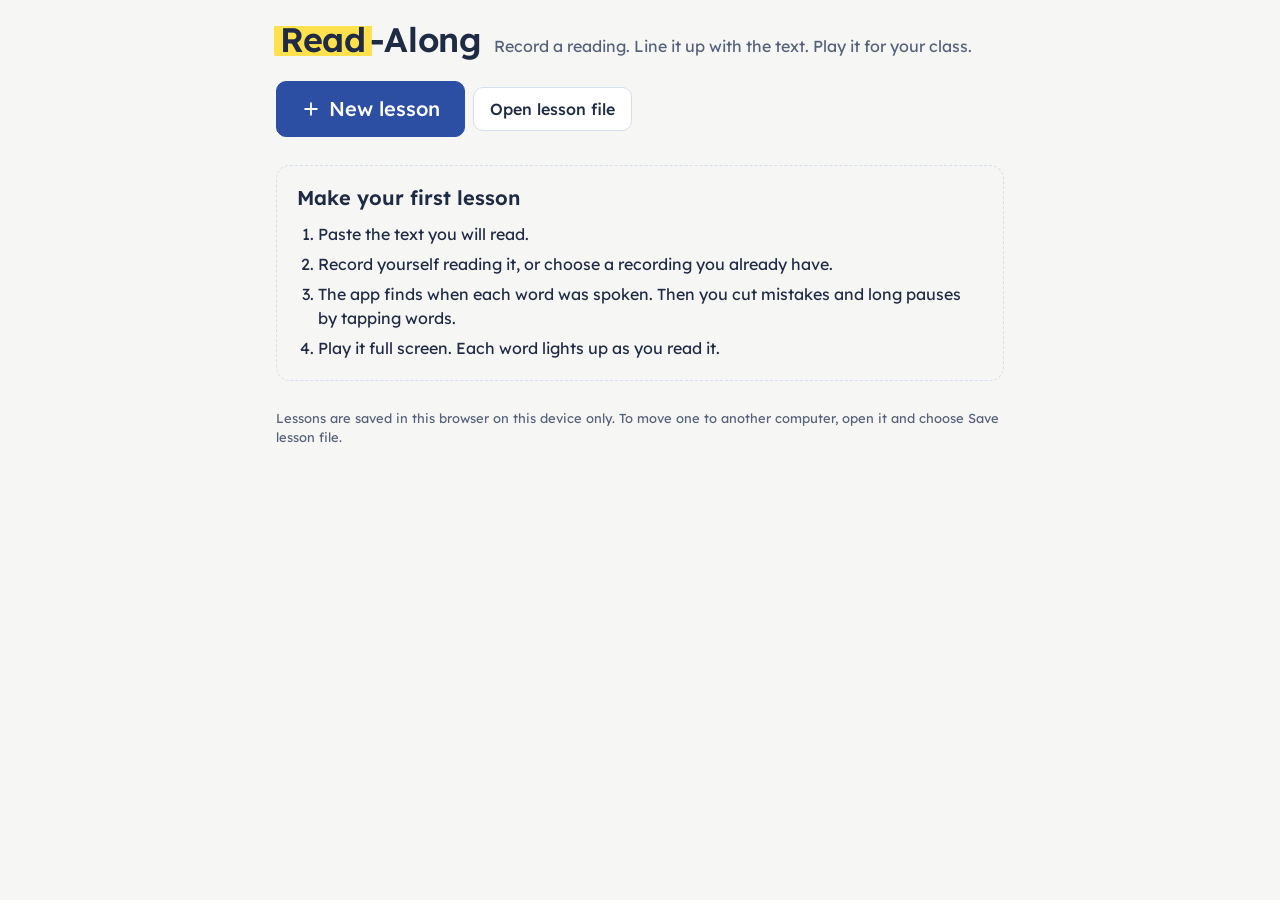
<file: index.html>
<!doctype html>
<html lang="en">
<head>
<meta charset="utf-8">
<meta name="viewport" content="width=device-width, initial-scale=1, viewport-fit=cover">
<title>Read-Along</title>
<meta name="description" content="Record a reading, line it up with the text, trim mistakes, and play it as a read-along lesson.">
<meta name="theme-color" content="#2c4fa3">
<link rel="manifest" href="manifest.webmanifest">
<link rel="icon" href="icons/icon.svg" type="image/svg+xml">
<link rel="apple-touch-icon" href="icons/icon-192.png">
<link rel="preconnect" href="https://fonts.googleapis.com">
<link rel="preconnect" href="https://fonts.gstatic.com" crossorigin>
<link rel="stylesheet" href="https://fonts.googleapis.com/css2?family=Lexend:wght@300;400;500;600&display=swap">
<link rel="stylesheet" href="css/app.css">
</head>
<body>
<main id="app" class="wrap" aria-live="polite"></main>
<div id="layer"></div>
<noscript><p class="wrap">Read-Along needs JavaScript turned on.</p></noscript>
<script type="module" src="js/app.js"></script>
</body>
</html>
</file>
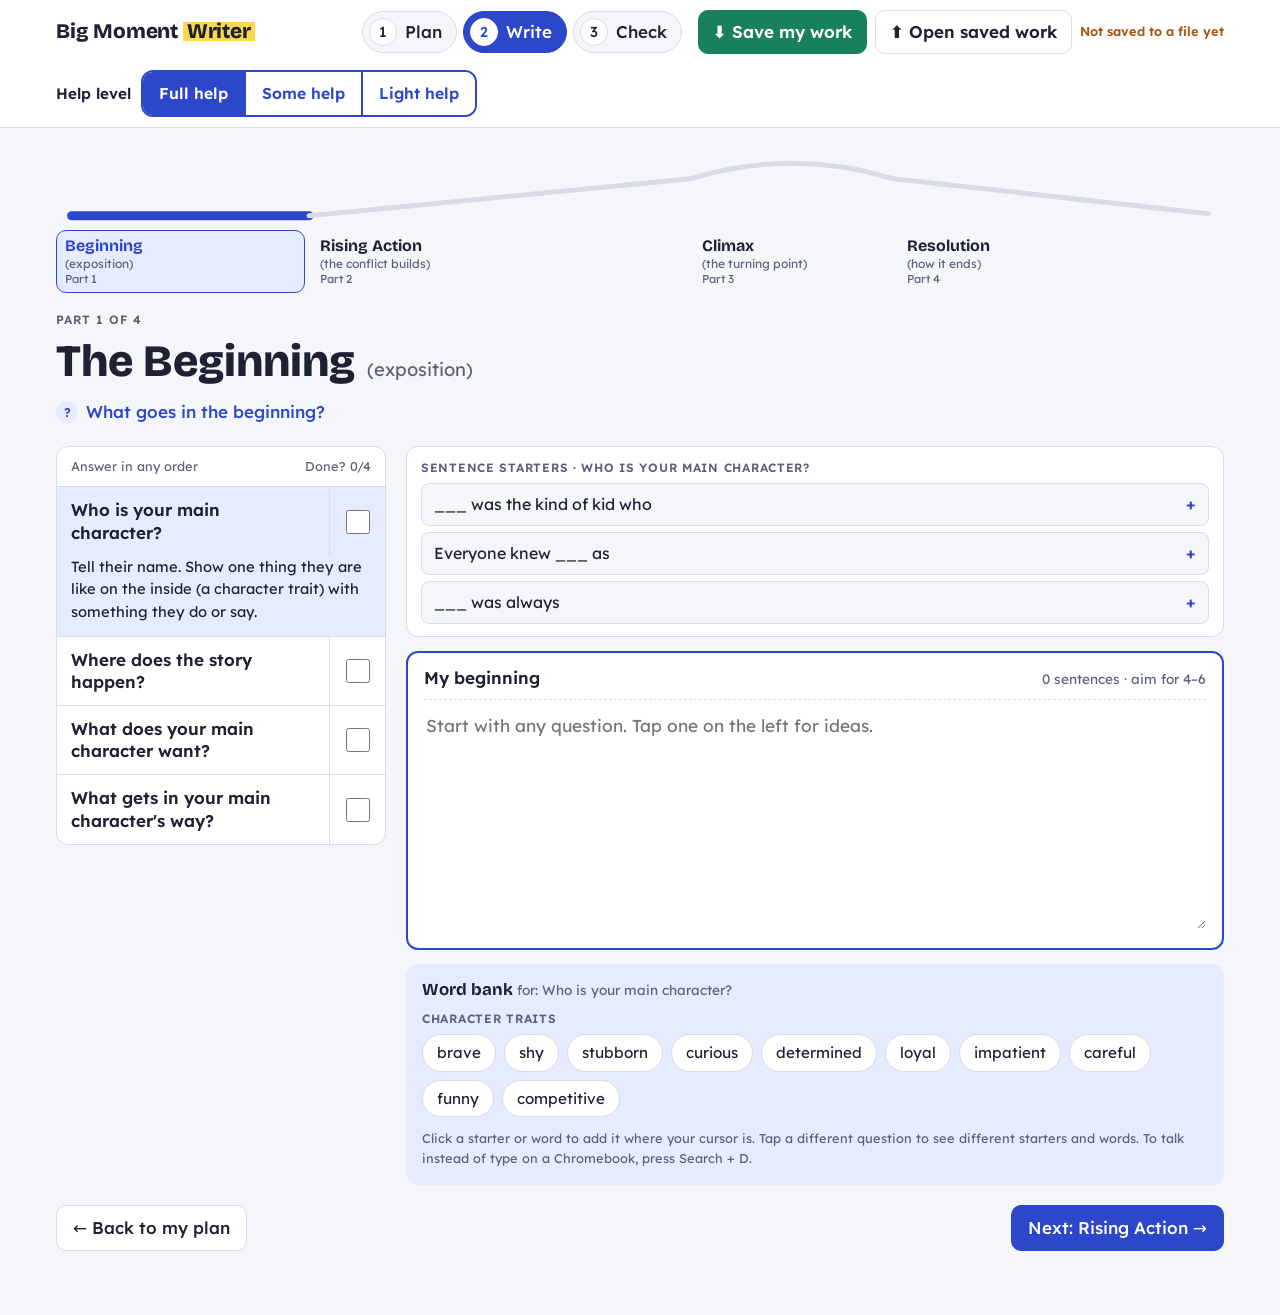
<file: narrative/index.html>
<!doctype html>
<html lang="en">
<head>
<meta charset="utf-8">
<meta name="viewport" content="width=device-width,initial-scale=1,viewport-fit=cover">
<style>:root{padding-top:env(safe-area-inset-top,0px);padding-bottom:env(safe-area-inset-bottom,0px)}body{margin:0;font-family:system-ui,sans-serif;font-size:14px}img{max-width:100%}[hidden]{display:none!important}</style>
<title>Big Moment Writer</title>
<meta name="claude:viewport-fit-sides" content="cover">
<link rel="preconnect" href="https://fonts.googleapis.com">
<link rel="stylesheet" href="https://fonts.googleapis.com/css2?family=Bricolage+Grotesque:opsz,wght@12..96,600;12..96,800&family=Lexend:wght@400;500;600&display=swap">
<style>
/* Layout: sticky Plan/Write/Check header. Write = one plot part per screen: plot-line map on top, guiding questions left, writing box + word bank right. Highlighter yellow marks the climax. */
:root{
  --paper:#F5F6FA; --surface:#FFFFFF; --ink:#1C2234; --muted:#596277; --line:#D8DCE6;
  --accent:#2C47C9; --accent-soft:#E6EBFF; --mark:#FFD84A; --on-mark:#1C2234;
  --good:#18805A; --good-soft:#E2F4EC; --nudge:#A9530C; --nudge-soft:#FCEEDD;
  --say:#DCE6FF; --say-line:#2C47C9; --think:#F1E2FB; --think-line:#8A3FB8; --sense:#DDF3E6; --sense-line:#18805A;
  --display:"Bricolage Grotesque", "Trebuchet MS", system-ui, sans-serif;
  --body:"Lexend", "Segoe UI", system-ui, sans-serif;
  --r:12px;
}
@media (prefers-color-scheme: dark){:root:not([data-theme="light"]){
  --paper:#131722; --surface:#1B2130; --ink:#E7EAF2; --muted:#A0A8BC; --line:#2F374A;
  --accent:#93A6FF; --accent-soft:#252E4D; --mark:#E9C53A; --on-mark:#1C2234;
  --good:#5ECB98; --good-soft:#18342A; --nudge:#F2A866; --nudge-soft:#3A2A1A; --say:#26315A; --say-line:#93A6FF; --think:#3A2748; --think-line:#D29BF2; --sense:#1D3A2C; --sense-line:#5ECB98; color-scheme:dark}}
:root[data-theme="dark"]{
  --paper:#131722; --surface:#1B2130; --ink:#E7EAF2; --muted:#A0A8BC; --line:#2F374A;
  --accent:#93A6FF; --accent-soft:#252E4D; --mark:#E9C53A; --on-mark:#1C2234;
  --good:#5ECB98; --good-soft:#18342A; --nudge:#F2A866; --nudge-soft:#3A2A1A; --say:#26315A; --say-line:#93A6FF; --think:#3A2748; --think-line:#D29BF2; --sense:#1D3A2C; --sense-line:#5ECB98; color-scheme:dark}

*{box-sizing:border-box}
body{background:var(--paper);color:var(--ink);font-family:var(--body);font-size:17px;line-height:1.55}
body::before{content:"";position:fixed;inset:0 0 auto;height:env(safe-area-inset-top,0px);z-index:10;background:var(--surface)}
.wrap{max-width:1200px;margin:0 auto;padding-left:max(16px,env(safe-area-inset-left,0px));padding-right:max(16px,env(safe-area-inset-right,0px))}
h1,h2,h3{font-family:var(--display);text-wrap:balance;margin:0;line-height:1.15}
button,select,input,textarea{font:inherit;color:inherit}
:focus-visible{outline:3px solid var(--accent);outline-offset:2px}
.mark{background:linear-gradient(transparent 12%,var(--mark) 12%,var(--mark) 88%,transparent 88%);color:var(--on-mark);padding:0 .2em;border-radius:3px}
.sr{position:absolute;left:-9999px}

/* header */
header{position:sticky;top:env(safe-area-inset-top,0px);z-index:5;background:var(--surface);border-bottom:1px solid var(--line)}
.bar{display:flex;align-items:center;gap:16px;flex-wrap:wrap;padding-block:10px}
.brand{font-family:var(--display);font-weight:800;font-size:1.3rem;letter-spacing:-.01em;margin-right:auto}
.steps{display:flex;gap:6px}
.step{display:flex;align-items:center;gap:8px;border:1px solid var(--line);background:var(--paper);border-radius:999px;padding:6px 14px 6px 6px;cursor:pointer;font-weight:500}
.step .n{width:28px;height:28px;border-radius:50%;display:grid;place-items:center;background:var(--surface);border:1px solid var(--line);font-size:.9rem;font-variant-numeric:tabular-nums}
.step[aria-current="true"]{background:var(--accent);border-color:var(--accent);color:var(--surface)}
.step[aria-current="true"] .n{background:var(--surface);color:var(--accent);border-color:var(--surface)}
.support{display:flex;align-items:center;gap:10px;flex-wrap:wrap}
.support-label{font-weight:600;font-size:.95rem}
.seg{display:flex;border:2px solid var(--accent);border-radius:12px;overflow:hidden}
.seg button{border:none;background:var(--surface);padding:9px 16px;font-weight:600;font-size:.98rem;cursor:pointer;color:var(--accent)}
.seg button + button{border-left:2px solid var(--accent)}
.seg button[aria-pressed="true"]{background:var(--accent);color:var(--surface)}
@media (max-width:560px){.seg button{padding:8px 10px;font-size:.88rem}}

main{padding-block:24px 64px}
.intro{display:flex;justify-content:space-between;align-items:flex-end;gap:16px;flex-wrap:wrap;margin-bottom:20px}
.intro h2{font-size:clamp(1.6rem,3vw,2.2rem);font-weight:800}
.intro p{margin:6px 0 0;color:var(--muted);max-width:60ch}
.btn{border:1px solid var(--line);background:var(--surface);border-radius:10px;padding:9px 16px;cursor:pointer;font-weight:500}
.btn:hover{border-color:var(--accent)}
.btn.primary{background:var(--accent);border-color:var(--accent);color:var(--surface)}
.btn.small{padding:5px 11px;font-size:.88rem}
.row{display:flex;gap:10px;flex-wrap:wrap;align-items:center}
.card{background:var(--surface);border:1px solid var(--line);border-radius:var(--r);padding:18px}
.eyebrow{font-size:.75rem;letter-spacing:.08em;text-transform:uppercase;color:var(--muted);font-weight:600;margin-bottom:6px}

/* plan */
.plan-grid{display:grid;grid-template-columns:repeat(auto-fit,minmax(300px,1fr));gap:16px}
.q label{display:block;font-weight:600;margin-bottom:2px}
.q .hint{font-size:.88rem;color:var(--muted);margin:0 0 8px}
.q input,.q textarea{width:100%;border:1px solid var(--line);background:var(--paper);border-radius:8px;padding:9px 11px}
.q textarea{min-height:76px;resize:vertical}
.q + .q{margin-top:14px}
.plan-grid h3{font-size:1.15rem;margin-bottom:12px;display:flex;gap:10px;align-items:baseline;flex-wrap:wrap}
.plan-grid h3 small{font-family:var(--body);font-weight:400;font-size:.8rem;color:var(--muted)}
.card.big{border:2px solid var(--mark)}
.pov{display:flex;gap:8px;flex-wrap:wrap}
.pov label{display:flex;gap:8px;align-items:center;border:1px solid var(--line);border-radius:8px;padding:8px 12px;cursor:pointer;font-weight:400;background:var(--paper)}
.pov input{width:auto}
.next{margin-top:20px;display:flex;justify-content:space-between;gap:10px;flex-wrap:wrap}

/* plot map */
.plot{margin-bottom:18px}
.plot svg{display:block;width:100%;height:72px}
.plot path{fill:none;stroke-width:5;stroke-linecap:round;stroke-linejoin:round;vector-effect:non-scaling-stroke;stroke:var(--line)}
.plot path.done{stroke:var(--good)}
.plot path.on{stroke:var(--accent);stroke-width:9}
.plot-labels{display:grid;grid-template-columns:130fr 196fr 104fr 170fr;gap:6px;margin-top:6px}
.pl{border:1px solid transparent;background:none;border-radius:10px;padding:6px 8px;text-align:left;cursor:pointer;display:flex;flex-direction:column;gap:1px;min-width:0}
.pl:hover{border-color:var(--line)}
.pl b{font-family:var(--display);font-size:1rem;line-height:1.15}
.pl span{font-size:.75rem;color:var(--muted);line-height:1.25}
.pl .st{font-size:.72rem;color:var(--muted)}
.pl .st.ok{color:var(--good)}
.pl[aria-current="true"]{background:var(--accent-soft);border-color:var(--accent)}
.pl[aria-current="true"] b{color:var(--accent)}

/* part screen */
.part-title{display:flex;align-items:baseline;gap:12px;flex-wrap:wrap}
.part-title h2{font-size:clamp(1.9rem,4vw,2.8rem);font-weight:800}
.part-title .paren{font-size:1.15rem;color:var(--muted)}
.draft{font-size:.75rem;background:var(--nudge-soft);color:var(--nudge);border-radius:999px;padding:2px 10px;font-weight:600}
.teach{margin:10px 0 20px;max-width:62ch}
.teach summary{cursor:pointer;color:var(--accent);font-weight:500;display:inline-flex;align-items:center;gap:8px;list-style:none}
.teach summary::-webkit-details-marker{display:none}
.teach summary::before{content:"?";width:22px;height:22px;border-radius:50%;display:grid;place-items:center;font-size:.8rem;font-weight:600;background:var(--accent-soft)}
.teach[open] summary{margin-bottom:8px}
.teach p{margin:0;background:var(--surface);border:1px solid var(--line);border-radius:10px;padding:12px 14px;font-size:1.02rem}
.teach strong{color:var(--accent);font-weight:600}
.part-grid{display:grid;grid-template-columns:minmax(0,330px) minmax(0,1fr);gap:20px;align-items:start}
.qs{background:var(--surface);border:1px solid var(--line);border-radius:var(--r);overflow:hidden}
.qs-head{display:flex;justify-content:space-between;gap:8px;padding:10px 14px;border-bottom:1px solid var(--line);font-size:.8rem;color:var(--muted)}
.qrow{display:grid;grid-template-columns:minmax(0,1fr) 56px;border-bottom:1px solid var(--line)}
.qrow:last-child{border-bottom:none}
.qrow.sel{background:var(--accent-soft)}
.qbtn{border:none;background:none;text-align:left;padding:12px 14px;cursor:pointer;font-weight:600;line-height:1.3;min-width:0}
.qbtn em{font-style:normal;font-weight:400;color:var(--muted)}
.qrow.done .qbtn{color:var(--muted);text-decoration:line-through;text-decoration-color:var(--good)}
.qcheck{display:grid;place-items:center;border-left:1px solid var(--line);cursor:pointer}
.qcheck input{width:24px;height:24px;accent-color:var(--good);cursor:pointer}
.qmore{grid-column:1 / -1;padding:0 14px 12px;display:flex;flex-direction:column;gap:6px}
.qtip{font-size:.92rem;margin:0}
.qplan{font-size:.82rem;background:var(--surface);border-radius:6px;padding:4px 8px;align-self:flex-start;color:var(--muted)}

.writer{display:flex;flex-direction:column;gap:14px;min-width:0}
.box{background:var(--surface);border:2px solid var(--accent);border-radius:var(--r);padding:12px 16px}
.box.climax{border-color:var(--mark)}
.box-head{display:flex;justify-content:space-between;gap:10px;flex-wrap:wrap;align-items:baseline}
.box-head .now{font-weight:600}
.count{font-size:.85rem;color:var(--muted);font-variant-numeric:tabular-nums}
.count.ok{color:var(--good)}
.box textarea{width:100%;min-height:230px;border:none;border-top:1px dashed var(--line);margin-top:8px;background:transparent;padding:10px 2px 4px;resize:vertical;line-height:1.8;font-size:1.08rem}
.box textarea:focus{outline:none}
.nudge{font-size:.88rem;background:var(--nudge-soft);color:var(--ink);border-radius:8px;padding:8px 12px;margin-top:6px}
.nudge b{color:var(--nudge)}

.bank{background:var(--accent-soft);border-radius:var(--r);padding:16px}
.bank h3{font-size:1.05rem;margin-bottom:10px}
.bank h3 span{font-family:var(--body);font-weight:400;font-size:.85rem;color:var(--muted)}
.bank-group + .bank-group{margin-top:12px}
.bank-label{font-size:.75rem;letter-spacing:.06em;text-transform:uppercase;color:var(--muted);font-weight:600;margin-bottom:6px}
.words{display:flex;flex-wrap:wrap;gap:8px}
.word{border:1px solid var(--line);background:var(--surface);border-radius:999px;padding:6px 14px;font-size:.95rem;cursor:pointer;text-align:left}
.word.starter{border-radius:8px;font-weight:500}
.word:hover{border-color:var(--accent);color:var(--accent)}
.tip{font-size:.8rem;color:var(--muted);margin:12px 0 0}

.starters{background:var(--surface);border:1px solid var(--line);border-radius:var(--r);padding:12px 14px}
.starter-list{display:flex;flex-direction:column;gap:6px}
.starter{display:flex;justify-content:space-between;align-items:center;gap:12px;width:100%;text-align:left;border:1px solid var(--line);background:var(--paper);border-radius:8px;padding:8px 12px;font-size:1rem;cursor:pointer}
.starter span{color:var(--accent);font-weight:600}
.starter:hover{border-color:var(--accent)}
.mentor{background:var(--surface);border:1px solid var(--line);border-radius:var(--r);padding:12px 14px}
.mentor summary{cursor:pointer;font-weight:600;color:var(--accent)}
.mentor-body{margin-top:10px}
.mentor-text{margin:0 0 10px;font-size:1.05rem;line-height:1.9}
.hl-s,.hl-t,.hl-d{border-radius:4px;padding:1px 3px;-webkit-box-decoration-break:clone;box-decoration-break:clone}
.hl-s{background:var(--say);border-bottom:2px solid var(--say-line)}
.hl-t{background:var(--think);border-bottom:2px dashed var(--think-line)}
.hl-d{background:var(--sense);border-bottom:2px dotted var(--sense-line)}
.legend{display:flex;gap:8px;flex-wrap:wrap;font-size:.82rem}
.legend span{padding:2px 8px}

.filebar{display:flex;gap:8px;align-items:center;flex-wrap:wrap}
.btn.file{padding:8px 14px;font-weight:600}
#saveFile{background:var(--good);border-color:var(--good);color:var(--surface)}
.savestate{font-size:.8rem;color:var(--muted)}
.savestate.dirty{color:var(--nudge);font-weight:600}
.overlay{position:fixed;inset:0;background:rgba(10,14,25,.55);display:grid;place-items:center;z-index:30;padding:max(16px,env(safe-area-inset-left,0px))}
.dialog{background:var(--surface);color:var(--ink);border-radius:var(--r);padding:22px;max-width:440px;width:100%;display:flex;flex-direction:column;gap:10px}
.dialog p{margin:0}
.dialog .warn{color:var(--nudge);font-size:.92rem}

/* check */
.check{display:grid;grid-template-columns:minmax(0,1fr) minmax(0,1.1fr);gap:20px;align-items:start}
.story{white-space:pre-wrap;font-size:1.02rem;line-height:1.8;max-height:70vh;overflow:auto;padding-right:6px}
.story .ph{color:var(--muted);font-style:italic}
.story .lbl{display:block;font-size:.75rem;letter-spacing:.08em;text-transform:uppercase;color:var(--muted);font-weight:600;margin-top:14px}
.story .lbl:first-child{margin-top:0}
.rubric{display:flex;flex-direction:column;gap:14px}
.crit h3{font-size:1.08rem}
.crit .std{font-size:.75rem;color:var(--muted);font-weight:500;letter-spacing:.04em}
.crit .ask{margin:4px 0 10px;color:var(--muted);font-size:.92rem}
.levels{display:grid;grid-template-columns:repeat(4,minmax(0,1fr));gap:6px}
.lvl{border:1px solid var(--line);background:var(--paper);border-radius:8px;padding:8px;text-align:left;cursor:pointer;font-size:.8rem;line-height:1.35;display:flex;flex-direction:column;gap:4px}
.lvl b{font-family:var(--display);font-size:1.1rem}
.lvl[aria-pressed="true"]{border:2px solid var(--accent);background:var(--accent-soft)}
.noticed{margin-top:10px;font-size:.85rem;color:var(--muted)}
.total{display:flex;align-items:baseline;gap:12px;flex-wrap:wrap}
.total b{font-family:var(--display);font-size:2rem;font-variant-numeric:tabular-nums}
.confirm{background:var(--nudge-soft);border-radius:10px;padding:10px 14px}
.toast{position:fixed;left:50%;bottom:calc(20px + env(safe-area-inset-bottom,0px));transform:translateX(-50%);background:var(--ink);color:var(--surface);padding:10px 18px;border-radius:999px;font-size:.92rem;z-index:20}

@media (max-width:900px){
  .part-grid,.check{grid-template-columns:minmax(0,1fr)}
  .story{max-height:none}
}
@media (max-width:560px){
  .step{padding-right:10px}.step .t{display:none}
  .levels{grid-template-columns:repeat(2,minmax(0,1fr))}
  .pl span{display:none}
  .pl b{font-size:.85rem}
}
@media (prefers-reduced-motion:reduce){*{transition:none!important}}
</style>
</head>
<body>
<header>
  <div class="wrap bar">
    <div class="brand">Big Moment <span class="mark">Writer</span></div>
    <nav class="steps" aria-label="Steps">
      <button class="step" data-go="plan"><span class="n">1</span><span class="t">Plan</span></button>
      <button class="step" data-go="write"><span class="n">2</span><span class="t">Write</span></button>
      <button class="step" data-go="check"><span class="n">3</span><span class="t">Check</span></button>
    </nav>
    <div class="filebar">
      <button class="btn file" id="saveFile"><span aria-hidden="true">⬇</span> Save my work</button>
      <button class="btn file" id="openFile"><span aria-hidden="true">⬆</span> Open saved work</button>
      <span class="savestate" id="saveState"></span>
    </div>
    <div class="support" role="group" aria-label="Help level">
      <span class="support-label">Help level</span>
      <div class="seg" id="support">
        <button data-sup="full">Full help</button>
        <button data-sup="some">Some help</button>
        <button data-sup="light">Light help</button>
      </div>
    </div>
  </div>
</header>

<main class="wrap">

<!-- PLAN -->
<section id="view-plan" hidden>
  <div class="intro">
    <div>
      <h2>Plan your story</h2>
      <p>Answer these in a few words. You don't need full sentences yet. The gray text shows an example.</p>
    </div>
    <div class="row"><button class="btn small" id="newStory">Start a new story</button></div>
  </div>
  <div id="confirmNew" class="confirm row" hidden>
    <span>This clears your plan and your writing. Are you sure?</span>
    <button class="btn small" id="newYes">Yes, clear it</button>
    <button class="btn small" id="newNo">Keep my story</button>
  </div>
  <div class="plan-grid" style="margin-top:12px">
    <div class="card">
      <h3>Main character</h3>
      <div class="q"><label for="p-name">Main character's name</label>
        <input id="p-name" data-plan="name" placeholder="Example: Maya"></div>
      <div class="q"><label for="p-trait">One character trait</label>
        <p class="hint">What are they like on the inside?</p>
        <input id="p-trait" data-plan="trait" placeholder="Example: stubborn"></div>
      <div class="q"><label for="p-want">What do they want?</label>
        <input id="p-want" data-plan="want" placeholder="Example: to make the school soccer team"></div>
      <div class="q"><label>Point of view <span style="font-weight:400;color:var(--muted)">(who tells the story)</span></label>
        <div class="pov">
          <label><input type="radio" name="pov" id="pov-1" value="first"> First person ("I")</label>
          <label><input type="radio" name="pov" id="pov-3" value="third"> Third person ("she / he / they")</label>
        </div></div>
    </div>
    <div class="card">
      <h3>Setting <small>(where and when)</small></h3>
      <div class="q"><label for="p-setting">Where does it happen?</label>
        <input id="p-setting" data-plan="setting" placeholder="Example: the muddy field behind the school"></div>
      <div class="q"><label for="p-when">When does it happen?</label>
        <input id="p-when" data-plan="when" placeholder="Example: a rainy Saturday in October"></div>
    </div>
    <div class="card">
      <h3>Conflict <small>(the main problem)</small></h3>
      <div class="q"><label for="p-problem">What gets in the way?</label>
        <textarea id="p-problem" data-plan="problem" placeholder="Example: Maya twists her ankle the week before tryouts"></textarea></div>
    </div>
    <div class="card big">
      <h3><span class="mark">Climax</span> <small>(the turning point)</small></h3>
      <div class="q"><label for="p-moment">What is the moment everything changes?</label>
        <p class="hint">You will write this part in slow motion. It will be your longest part.</p>
        <textarea id="p-moment" data-plan="moment" placeholder="Example: the last drill at tryouts, when Maya has to sprint on her sore ankle"></textarea></div>
    </div>
    <div class="card">
      <h3>Resolution <small>(how it ends)</small></h3>
      <div class="q"><label for="p-ending">How is the conflict solved (or not)?</label>
        <textarea id="p-ending" data-plan="ending" placeholder="Example: she doesn't make the team, but the coach asks her to be team manager"></textarea></div>
      <div class="q"><label for="p-change">How did the main character change?</label>
        <input id="p-change" data-plan="change" placeholder="Example: she learns being part of the team matters more than starting"></div>
    </div>
  </div>
  <div class="next" style="justify-content:flex-end"><button class="btn primary" data-go="write">Next: start writing</button></div>
</section>

<!-- WRITE -->
<section id="view-write" hidden>
  <div class="plot" id="plot"></div>
  <div id="partScreen"></div>
</section>

<!-- CHECK -->
<section id="view-check" hidden>
  <div class="intro">
    <div>
      <h2>Check your story</h2>
      <p>Read your story, then score yourself on each part. Be honest. A 3 means you did it. A 4 means you did it really well.</p>
    </div>
    <div class="row">
      <button class="btn small" id="copyStory">Copy my story</button>
      <button class="btn small primary" id="copyAll">Copy story + scores for my teacher</button>
    </div>
  </div>
  <div class="check">
    <div class="card"><div class="story" id="storyOut"></div></div>
    <div class="rubric">
      <div class="card total"><span class="eyebrow" style="margin:0">My total</span><b id="total">0 / 20</b><span id="totalNote" class="count"></span></div>
      <div id="rubric" class="rubric"></div>
    </div>
  </div>
</section>
</main>
<div class="toast" id="toast" hidden></div>
<input type="file" id="fileIn" accept=".txt,text/plain" hidden>
<div class="overlay" id="openAsk" hidden>
  <div class="dialog" role="dialog" aria-modal="true" aria-labelledby="openAskTitle">
    <h3 id="openAskTitle">Open this save?</h3>
    <p id="openAskText"></p>
    <p class="warn">This replaces what is on the screen now.</p>
    <div class="row"><button class="btn primary" id="openYes">Open it</button><button class="btn" id="openNo">Cancel</button></div>
  </div>
</div>

<script>
(function(){
const KEY="big-moment-writer-v1";
const blank={plan:{name:"",trait:"",want:"",pov:"",setting:"",when:"",problem:"",moment:"",ending:"",change:""},
  parts:{beginning:"",problem:"",moment:"",ending:""},checks:{},sel:{},scores:{},support:"full",active:"beginning"};
let S=JSON.parse(JSON.stringify(blank));
try{const raw=localStorage.getItem(KEY);if(raw){const d=JSON.parse(raw);S={...S,...d,plan:{...S.plan,...d.plan},parts:{...S.parts,...d.parts},checks:d.checks||{},sel:d.sel||{},scores:d.scores||{}}}}catch(e){}
let saveT;function save(){S.dirty=true;if(typeof paintSaveState==="function")paintSaveState();clearTimeout(saveT);saveT=setTimeout(()=>{try{localStorage.setItem(KEY,JSON.stringify(S))}catch(e){}},300)}

const $=s=>document.querySelector(s);
const esc=s=>String(s).replace(/[&<>"]/g,c=>({"&":"&amp;","<":"&lt;",">":"&gt;",'"':"&quot;"}[c]));
const nm=()=>S.plan.name.trim()||"your main character";
const qt=x=>typeof x.t==="function"?x.t():x.t;
const first=()=>S.plan.pov==="first";
const fill=s=>s.replace(/\{name\}/g,S.plan.name.trim()||"___");

/* ---------- text checks ---------- */
const SENSE_RX=/\b(saw|see|seen|looked|heard|hear|sound|smell\w*|tast\w*|felt|touch\w*|loud|quiet|cold|warm|hot|icy|bright|dark|rough|smooth|sweet|sour|sticky|wet|damp|muddy|crunch\w*|whisper\w*|roar\w*|echo\w*|glow\w*|flicker\w*|buzz\w*|pound\w*|sharp|soft)\b/gi;
const PLAIN_RX=/\b(good|bad|nice|fun|cool|stuff|things|very|really|a lot|went)\b/gi;
const TRANS_RX=/\b(later|next (?:morning|day|week)|meanwhile|suddenly|at first|after (?:a while|that|school)|just then|finally|the next|before|while|as soon as|that night|outside|across|in the end|from that day)\b/gi;
const sentences=t=>(t.trim().match(/[^.!?]+[.!?"”]*/g)||[]).filter(x=>x.trim().split(/\s+/).length>=2).length;
const words=t=>(t.trim().match(/\S+/g)||[]).length;
const count=(t,rx)=>(t.match(rx)||[]).length;
const dialogue=t=>count(t,/["“][^"”]{2,}["”]/g);
const thens=t=>count(t,/\bthen\b/gi);
const allText=()=>Object.values(S.parts).join("\n");

/* ---------- the four plot parts ---------- */
const pv=(i,he)=>first()?i:he;
const PARTS=[
 {id:"beginning",term:"The Beginning",short:"Beginning",paren:"exposition",ask:"What goes in the beginning?",target:[4,6],
  teach:()=>`The beginning, or <strong>exposition</strong>, introduces your main character and where the story happens. It ends when the problem, or <strong>conflict</strong>, shows up. That is where the <strong>rising action</strong> starts.`,
  qs:[
   {k:"who",t:()=>S.plan.name.trim()?`Who is ${S.plan.name.trim()}?`:"Who is your main character?",
    tip:()=>`Tell their name. Show one thing they are like on the inside (a character trait) with something they do or say.`,
    plan:()=>[S.plan.name,S.plan.trait].filter(Boolean).join(" · "),
    starters:()=>pv(["My name is {name}.","I am the kind of kid who","People say I am"],["{name} was the kind of kid who","Everyone knew {name} as","{name} was always"]),
    words:["brave","shy","stubborn","curious","determined","loyal","impatient","careful","funny","competitive"],wl:"Character traits"},
   {k:"where",t:"Where does the story happen?",
    tip:()=>`Also tell when it happens. Add one thing you can see, hear, or smell there.`,
    plan:()=>[S.plan.setting,S.plan.when].filter(Boolean).join(" · "),
    starters:()=>["The story takes place at","It was the day of","The air smelled like"],
    words:["rainy","crowded","quiet","muddy","freezing","dusty","echoing","bright","cramped","empty"],wl:"Setting words"},
   {k:"want",t:()=>`What does ${nm()} want?`,
    tip:()=>`Show what they want more than anything. This is what the problem will get in the way of.`,
    plan:()=>S.plan.want,
    starters:()=>pv(["More than anything, I wanted","My biggest goal was to","I had been waiting all year to"],["More than anything, {name} wanted","{name}'s biggest goal was to","{name} had been waiting all year to"]),
    words:["finally","someday","this year","for once","more than anything"],wl:"Helpful words"},
   {k:"conflict",t:()=>`What gets in ${nm()}'s way?`,
    tip:()=>`This is the conflict (the main problem). It usually comes at the end of the beginning. When it shows up, the rising action starts.`,
    plan:()=>S.plan.problem,
    starters:()=>["But one day,","Everything changed when","There was just one problem:"],
    words:["suddenly","unfortunately","without warning","out of nowhere"],wl:"Surprise words"}
  ]},
 {id:"problem",term:"Rising Action",ask:"What goes in the rising action?",paren:"the conflict builds",target:[4,8],draft:true,
  teach:()=>`The <strong>rising action</strong> is where the conflict builds. The main character tries to solve the problem, but things get harder. Each event raises the <strong>tension</strong> (how worried the reader feels). The rising action leads up to the <strong>climax</strong>.`,
  qs:[
   {k:"try",t:()=>`What does ${nm()} try first?`,tip:()=>`Show them doing something about the conflict.`,plan:()=>S.plan.problem,
    starters:()=>pv(["At first, I tried to","The first thing I did was","I decided to"],["At first, {name} tried to","The first thing {name} did was","{name} decided to"]),words:["tried","planned","decided","practiced","asked"],wl:"Action words"},
   {k:"harder",t:"What makes it harder?",tip:()=>`Add something new that gets in the way. The tension should go up.`,plan:()=>"",
    starters:()=>pv(["To make things worse,","Just when I thought it was going well,","No matter how hard I tried,"],["To make things worse,","Just when {name} thought it was going well,","No matter how hard {name} tried,"]),words:["worse","harder","again","still"],wl:"Build-up words"},
   {k:"feel",t:()=>`How does ${nm()} feel?`,tip:()=>`Show feelings with the body: hands, face, stomach, heartbeat.`,plan:()=>"",
    starters:()=>pv(["My hands started to shake when","My stomach dropped because","I had never felt so"],["{name}'s hands started to shake when","{name}'s stomach dropped because","{name} had never felt so"]),words:["nervous","frustrated","worried","embarrassed","angry"],wl:"Feeling words"},
   {k:"time",t:"How does time move forward?",tip:()=>`Use a transition (a time or place word) to jump ahead, instead of "then."`,plan:()=>"",
    starters:()=>["Later that day,","The next morning,","A week later,"],words:["later","meanwhile","the next day","by Friday"],wl:"Time words"}
  ]},
 {id:"moment",term:"Climax",ask:"What goes in the climax?",paren:"the turning point",target:[8,14],draft:true,climax:true,
  teach:()=>`The <strong>climax</strong> is the turning point, the moment of highest <strong>tension</strong>. The main character faces the conflict head-on.`,
  mentor:{title:"See an example climax",
    text:[["The whistle blew, and I took off. ",""],["My ankle throbbed with every step, and the wet grass squished under my cleats. ","d"],["Don't stop now, I told myself. Just three more cones. ","t"],["\"You got this, Maya!\" ","s"],["Coach Rivera yelled from the sideline. I gritted my teeth and pushed past the last cone. ",""],["Right at the finish line, my ankle gave out, and the whole field went quiet.","d"]]},
  qs:[
   {k:"slow",t:"What happens, second by second?",tip:()=>`Break the moment into tiny steps. Zoom in like a camera.`,plan:()=>S.plan.moment,
    starters:()=>pv(["Time seemed to slow down.","For a second, nobody moved.","I took a deep breath and"],["Time seemed to slow down.","For a second, nobody moved.","{name} took a deep breath and"]),words:["slowly","inch by inch","for a second","all at once"],wl:"Slow-motion words"},
   {k:"say",t:"What does someone say?",tip:()=>`Write the exact words inside quotation marks. Then tell who said it.`,plan:()=>"",
    starters:()=>pv(['I shouted, "','Someone whispered, "','My friend called out, "'],['{name} shouted, "','Someone whispered, "','A voice called out, "']),words:["whispered","shouted","muttered","begged","snapped","called out"],wl:"Talk words"},
   {k:"think",t:()=>`What is ${nm()} thinking?`,tip:()=>`Show what they think but don't say out loud.`,plan:()=>"",
    starters:()=>pv(["I thought,","All I could think about was","I wondered if"],["{name} thought,","All {name} could think about was","{name} wondered if"]),words:["wondered","hoped","realized","remembered"],wl:"Thinking words"},
   {k:"sense",t:()=>`What can ${nm()} see, hear, or feel?`,tip:()=>`Add details from the five senses so the reader feels like they are there.`,plan:()=>"",
    starters:()=>pv(["The only sound was","It smelled like","I could feel"],["The only sound was","It smelled like","{name} could feel"]),words:["crunched","echoed","roared","icy","sticky","pounding","flickered","sharp"],wl:"Sense words"}
  ]},
 {id:"ending",term:"Resolution",ask:"What goes in the resolution?",paren:"how it ends",target:[3,6],draft:true,
  teach:()=>`The <strong>resolution</strong> is the end of your story. It shows how the <strong>conflict</strong> is solved (or not solved), and how the main character changed or what they learned.`,
  qs:[
   {k:"solved",t:"How is the conflict solved?",tip:()=>`Tell what happens after the climax.`,plan:()=>S.plan.ending,
    starters:()=>pv(["In the end,","After that day,","It wasn't what I expected, but"],["In the end,","After that day,","It wasn't what {name} expected, but"]),words:["finally","at last","in the end"],wl:"Ending words"},
   {k:"change",t:()=>`How did ${nm()} change?`,tip:()=>`Show how they are different now than at the beginning.`,plan:()=>S.plan.change,
    starters:()=>pv(["I realized that","From that day on, I","Now I know"],["{name} realized that","From that day on, {name}","Now {name} knew"]),words:["realized","learned","understood","changed"],wl:"Change words"},
   {k:"last",t:"What is your last sentence?",tip:()=>`End with a thought, a line of dialogue, or a picture. Skip "The End."`,plan:()=>"",
    starters:()=>["Looking back,","Now, whenever","Maybe next time,"],words:["smiled","looked back","whenever"],wl:"Closing words"}
  ]}
];
const P=Object.fromEntries(PARTS.map(p=>[p.id,p]));

function nudges(id){
  const t=S.parts[id],n=sentences(t),f=[];
  if(thens(t)>=3) f.push(`You used "then" ${thens(t)} times. Try a time word instead.`);
  if(id==="beginning"&&n>=2&&!first()&&S.plan.name.trim()&&!t.toLowerCase().includes(S.plan.name.trim().toLowerCase())) f.push(`Name ${S.plan.name.trim()} so the reader meets your main character.`);
  if(id==="moment"&&n>=3&&dialogue(t)===0) f.push(`Your climax has no dialogue yet. Add one line in quotation marks.`);
  if(id==="moment"&&n>0&&words(t)<words(S.parts.beginning)) f.push(`Your climax is shorter than your beginning. Slow it down to stretch it out.`);
  if(id==="ending"&&/\b(the end|a dream|woke up)\b/i.test(t)) f.push(`Try an ending that shows what ${nm()} learned instead of "the end" or a dream.`);
  const plain=(t.match(PLAIN_RX)||[]);if(plain.length>=3) f.push(`Try a stronger word than "${plain[0].toLowerCase()}." What exactly do you mean?`);
  return f;
}

/* ---------- plan ---------- */
function fillPlan(){document.querySelectorAll("[data-plan]").forEach(el=>el.value=S.plan[el.dataset.plan]||"");document.querySelectorAll('input[name="pov"]').forEach(r=>r.checked=S.plan.pov===r.value)}
document.querySelectorAll("[data-plan]").forEach(el=>{el.value=S.plan[el.dataset.plan]||"";el.addEventListener("input",()=>{S.plan[el.dataset.plan]=el.value;save()})});
document.querySelectorAll('input[name="pov"]').forEach(r=>{r.checked=S.plan.pov===r.value;r.addEventListener("change",()=>{S.plan.pov=r.value;save()})});
$("#newStory").onclick=()=>{$("#confirmNew").hidden=false};
$("#newNo").onclick=()=>{$("#confirmNew").hidden=true};
$("#newYes").onclick=()=>{const sup=S.support;S=JSON.parse(JSON.stringify(blank));S.support=sup;save();
  document.querySelectorAll("[data-plan]").forEach(el=>el.value="");document.querySelectorAll('input[name="pov"]').forEach(r=>r.checked=false);
  $("#confirmNew").hidden=true;toast("Cleared. Ready for a new story.")};

/* ---------- plot map ---------- */
const SEG={beginning:"M8,62 L130,62",problem:"M130,62 L326,26",moment:"M326,26 Q378,-4 430,26",ending:"M430,26 L592,60"};
function renderPlot(){
  const svg=`<svg viewBox="0 0 600 70" preserveAspectRatio="none" aria-hidden="true">${PARTS.map(p=>{
    const cls=p.id===S.active?"on":(sentences(S.parts[p.id])>=p.target[0]?"done":"");return `<path d="${SEG[p.id]}" class="${cls}"/>`}).join("")}</svg>`;
  const labels=PARTS.map((p,i)=>{const n=sentences(S.parts[p.id]),ok=n>=p.target[0];
    return `<button class="pl" data-part="${p.id}" aria-current="${p.id===S.active}"><b>${p.short||p.term}</b><span>(${p.paren})</span><span class="st ${ok?"ok":""}">${n?`${ok?"✓ ":""}${n} sentence${n===1?"":"s"}`:`Part ${i+1}`}</span></button>`}).join("");
  $("#plot").innerHTML=svg+`<div class="plot-labels">${labels}</div>`;
  document.querySelectorAll(".pl").forEach(b=>b.onclick=()=>goPart(b.dataset.part));
}

/* ---------- part screen ---------- */
function goPart(id){S.active=id;save();renderWriteView();window.scrollTo(0,0)}
function curQ(p){const sel=S.sel[p.id];return p.qs.find(q=>q.k===sel)||p.qs[0]}

function renderWriteView(){
  renderPlot();
  const p=P[S.active]||PARTS[0],i=PARTS.indexOf(p),sup=S.support,q=curQ(p),ch=S.checks[p.id]||{};
  const prev=PARTS[i-1],next=PARTS[i+1];
  const qsHTML=p.qs.map((x,j)=>{const done=!!ch[x.k],on=x.k===q.k,pl=sup==="full"?x.plan():"";
    const more=on&&sup!=="light"?`<div class="qmore"><p class="qtip">${esc(x.tip())}</p>${pl?`<span class="qplan">Your plan: ${esc(pl)}</span>`:""}</div>`:"";
    return `<div class="qrow ${on?"sel":""} ${done?"done":""}">
      <button class="qbtn" data-q="${x.k}" aria-expanded="${on}">${esc(qt(x))}${x.p?` <em>(${esc(x.p)})</em>`:""}</button>
      <label class="qcheck"><input type="checkbox" data-done="${x.k}" ${done?"checked":""}><span class="sr">I wrote this: ${esc(qt(x))}</span></label>
      ${more}
    </div>`}).join("");
  const doneN=p.qs.filter(x=>ch[x.k]).length;
  const starters=q.starters();
  const startHTML=sup!=="full"?"":`<div class="starters">
      <div class="bank-label">Sentence starters · ${esc(qt(q))}</div>
      <div class="starter-list">${starters.map(s=>`<button class="starter" data-w="${esc(fill(s))}">${esc(fill(s))}<span aria-hidden="true">+</span></button>`).join("")}</div>
    </div>`;
  const bankHTML=sup==="light"?"":`<div class="bank" id="bank">
      <h3>Word bank <span>for: ${esc(qt(q))}</span></h3>
      <div class="bank-group"><div class="bank-label">${esc(q.wl)}</div><div class="words">${q.words.map(w=>`<button class="word" data-w="${esc(w)}">${esc(w)}</button>`).join("")}</div></div>
      <p class="tip">Click a starter or word to add it where your cursor is. Tap a different question to see different starters and words. To talk instead of type on a Chromebook, press Search + D.</p>
    </div>`;
  const mentorHTML=!p.mentor?"":`<details class="mentor" ${sup!=="light"?"open":""}><summary>${esc(p.mentor.title)}</summary>
      <div class="mentor-body"><p class="mentor-text">${p.mentor.text.map(([x,c])=>c?`<span class="hl-${c}">${esc(x.trim())}</span> `:esc(x)).join("")}</p>
      <div class="legend"><span class="hl-s">Dialogue</span><span class="hl-t">Thoughts</span><span class="hl-d">Sensory details</span></div></div></details>`;
  $("#partScreen").innerHTML=`
    <div class="eyebrow">Part ${i+1} of 4</div>
    <div class="part-title"><h2>${p.climax?`<span class="mark">${p.term}</span>`:p.term}</h2><span class="paren">(${p.paren})</span>${p.draft?'<span class="draft">Draft screen</span>':""}</div>
    <details class="teach" id="teach"><summary>${esc(p.ask)}</summary><p>${p.teach()}</p></details>
    <div class="part-grid">
      <div class="qs">
        <div class="qs-head"><span>Answer in any order</span><span>Done? ${doneN}/${p.qs.length}</span></div>
        ${qsHTML}
      </div>
      <div class="writer">
        ${mentorHTML}
        ${startHTML}
        <div class="box ${p.climax?"climax":""}">
          <div class="box-head"><label class="now" for="ta">My ${(p.short||p.term).toLowerCase()}</label><span class="count" id="cnt"></span></div>
          <textarea id="ta" spellcheck="true" placeholder="Start with any question. Tap one on the left for ideas."></textarea>
          <div id="nudge"></div>
        </div>
        ${bankHTML}
      </div>
    </div>
    <div class="next">
      ${prev?`<button class="btn" id="prevBtn">← Back: ${prev.short||prev.term}</button>`:`<button class="btn" data-go2="plan">← Back to my plan</button>`}
      ${next?`<button class="btn primary" id="nextBtn">Next: ${next.term} →</button>`:`<button class="btn primary" data-go2="check">Next: check my story →</button>`}
    </div>`;
  const ta=$("#ta");ta.value=S.parts[p.id];
  ta.addEventListener("input",()=>{S.parts[p.id]=ta.value;save();renderLive()});
  document.querySelectorAll(".qbtn").forEach(b=>b.onclick=()=>{S.sel[p.id]=b.dataset.q;save();renderWriteView();$("#ta").focus({preventScroll:true})});
  document.querySelectorAll("[data-done]").forEach(cb=>cb.addEventListener("change",()=>{
    S.checks[p.id]=S.checks[p.id]||{};S.checks[p.id][cb.dataset.done]=cb.checked;
    save();renderWriteView();
  }));
  document.querySelectorAll("[data-w]").forEach(b=>{b.addEventListener("mousedown",e=>e.preventDefault());b.onclick=()=>insertWord(b.dataset.w)});
  const pb=$("#prevBtn");if(pb)pb.onclick=()=>goPart(prev.id);
  const nb=$("#nextBtn");if(nb)nb.onclick=()=>goPart(next.id);
  document.querySelectorAll("[data-go2]").forEach(b=>b.onclick=()=>{location.hash=b.dataset.go2;window.scrollTo(0,0)});
  renderLive();
}
function renderLive(){
  const p=P[S.active],n=sentences(S.parts[p.id]),c=$("#cnt");if(!c)return;
  c.textContent=S.support==="light"?`${n} sentence${n===1?"":"s"}`:`${n} sentence${n===1?"":"s"} · aim for ${p.target[0]}–${p.target[1]}`;
  c.classList.toggle("ok",n>=p.target[0]);
  const f=S.support==="full"?nudges(p.id):[];
  $("#nudge").innerHTML=f.length?`<div class="nudge"><b>I noticed:</b> ${esc(f[0])}</div>`:"";
  renderPlot();
}
function insertWord(w){
  const ta=$("#ta");if(!ta)return;
  const s=ta.selectionStart??ta.value.length,e=ta.selectionEnd??s,v=ta.value,before=v.slice(0,s);
  const pre=before&&!/\s$/.test(before)&&!/^[,."]/.test(w)?" ":"";
  const ins=pre+w+(/["]$/.test(w)?"":" ");
  ta.value=before+ins+v.slice(e);ta.focus();ta.selectionStart=ta.selectionEnd=s+ins.length;
  S.parts[S.active]=ta.value;save();renderLive();
}

/* ---------- check ---------- */
const RUBRIC=[
 {id:"a",std:"W.7.3a",title:"Beginning (exposition)",ask:"Does the reader meet the main character, the setting, and the conflict? Does the point of view stay the same?",
  lv:["The reader doesn't know who or where.","Some of the characters, setting, or conflict is there. The reader might be confused.","The beginning shows the main character, setting, and conflict. The point of view stays the same.","The beginning grabs the reader and clearly sets up the main character, setting, and conflict."],
  noticed:()=>`Beginning: ${sentences(S.parts.beginning)} sentences. Questions checked off: ${Object.values(S.checks.beginning||{}).filter(Boolean).length} of 4.`},
 {id:"b",std:"W.7.3a, c",title:"Sequence and transitions",ask:"Do events go in an order that makes sense? Do you use transitions, not just \"then\"?",
  lv:["The events are hard to follow.","Mostly in order, but lots of \"then\" or jumping around.","Events are in order, with some transitions besides \"then.\"","Events flow clearly, and transitions show every jump in time or place."],
  noticed:()=>`Transitions found: ${count(allText(),TRANS_RX)}. "Then" used: ${thens(allText())} times.`},
 {id:"c",std:"W.7.3b",title:"Narrative techniques",ask:"Did you use dialogue, description, and thoughts? Is the climax in slow motion?",
  lv:["It's a list of what happened.","Mostly telling what happened. Little dialogue or description.","Dialogue and description in some places, including the climax.","The climax is in slow motion with dialogue, actions, and thoughts. The reader can picture it."],
  noticed:()=>{const w=PARTS.map(p=>words(S.parts[p.id]));return `Lines of dialogue: ${dialogue(allText())}. The climax is ${w[2]>Math.max(w[0],w[1],w[3])?"the longest part":"not the longest part yet"} (${w[2]} words).`}},
 {id:"d",std:"W.7.3d",title:"Precise words and sensory details",ask:"Did you pick exact words? Can the reader see, hear, smell, or feel the story?",
  lv:["Words are vague. Hard to picture.","Mostly plain words like good, bad, nice, went.","Some exact words and a few sensory details.","Exact words and sensory details all through, so the reader feels like they're there."],
  noticed:()=>`Sense words found: ${count(allText(),SENSE_RX)}. Plain words (good, nice, very, went...): ${count(allText(),PLAIN_RX)}.`},
 {id:"e",std:"W.7.3e",title:"Resolution",ask:"Does the resolution solve the conflict and show what it meant?",
  lv:["There's no real ending.","The story just stops, or ends with \"the end\" or a dream.","The resolution solves the conflict and hints at what it meant.","The resolution solves the conflict and shows how the main character changed or what they learned."],
  noticed:()=>{const e=S.parts.ending;return `Resolution: ${sentences(e)} sentences.${/\b(the end|a dream|woke up)\b/i.test(e)?' Uses "the end" or a dream.':""}${S.plan.change?' Your plan said: "'+S.plan.change+'". Is that in your resolution?':""}`}}
];
function renderCheck(){
  const any=PARTS.some(p=>S.parts[p.id].trim());
  $("#storyOut").innerHTML=any?PARTS.map(p=>`<span class="lbl">${p.term}</span>${S.parts[p.id].trim()?esc(S.parts[p.id].trim()):'<span class="ph">(not written yet)</span>'}`).join("\n")
    :'<span class="ph">Your story will show up here after you write it.</span>';
  $("#rubric").innerHTML=RUBRIC.map(r=>`
    <div class="card crit"><div class="std">${r.std}</div><h3>${r.title}</h3><p class="ask">${esc(r.ask)}</p>
      <div class="levels">${r.lv.map((d,i)=>`<button class="lvl" aria-pressed="${S.scores[r.id]===i+1}" data-r="${r.id}" data-l="${i+1}"><b>${i+1}</b>${esc(d)}</button>`).join("")}</div>
      <div class="noticed"><strong>What the app noticed:</strong> ${esc(r.noticed())}</div></div>`).join("");
  document.querySelectorAll(".lvl").forEach(b=>b.onclick=()=>{S.scores[b.dataset.r]=+b.dataset.l;save();renderCheck()});
  const sc=RUBRIC.map(r=>S.scores[r.id]||0),tot=sc.reduce((a,b)=>a+b,0),done=sc.filter(Boolean).length;
  $("#total").textContent=`${tot} / 20`;
  $("#totalNote").textContent=done<5?`${5-done} part${5-done===1?"":"s"} left to score`:(sc.every(x=>x>=3)?"Every part at 3 or higher.":"Pick one part under 3 and go back to fix it.");
}
function storyText(){return PARTS.map(p=>S.parts[p.id].trim()).filter(Boolean).join("\n\n")}
function copy(text,msg){if(navigator.clipboard&&navigator.clipboard.writeText){navigator.clipboard.writeText(text).then(()=>toast(msg),()=>fallback(text))}else fallback(text)}
function fallback(text){const ta=document.createElement("textarea");ta.value=text;document.body.appendChild(ta);ta.select();try{document.execCommand("copy");toast("Copied")}catch(e){toast("Select the story and press Ctrl + C")}ta.remove()}
$("#copyStory").onclick=()=>copy(storyText(),"Story copied");
$("#copyAll").onclick=()=>{
  const lines=RUBRIC.map(r=>`${r.std} ${r.title}: ${S.scores[r.id]||"-"} / 4`);
  const t=(S.plan.name?`Story about ${S.plan.name}\n\n`:"")+storyText()+"\n\n--- My self-check ---\n"+lines.join("\n")+`\nTotal: ${RUBRIC.reduce((a,r)=>a+(S.scores[r.id]||0),0)} / 20\nHelp level used: ${SUPNAME[S.support]}`;
  copy(t,"Story and scores copied. Paste them where your teacher asked.");
};

/* ---------- nav ---------- */
const SUPNAME={full:"Full help",some:"Some help",light:"Light help"};
function paintSupport(){document.querySelectorAll("[data-sup]").forEach(b=>b.setAttribute("aria-pressed",b.dataset.sup===S.support))}
document.querySelectorAll("[data-sup]").forEach(b=>b.onclick=()=>{S.support=b.dataset.sup;save();paintSupport();if(!$("#view-write").hidden)renderWriteView()});
if(!SUPNAME[S.support])S.support="full";
paintSupport();
let tt;function toast(m){const t=$("#toast");t.textContent=m;t.hidden=false;clearTimeout(tt);tt=setTimeout(()=>t.hidden=true,2600)}
/* ---------- save to a file / open a file ---------- */
const MONTHS=["Jan","Feb","Mar","Apr","May","Jun","Jul","Aug","Sep","Oct","Nov","Dec"];
const niceTime=d=>d.toLocaleString(undefined,{weekday:"long",month:"long",day:"numeric",hour:"numeric",minute:"2-digit"});
function paintSaveState(){
  const el=$("#saveState");if(!el)return;
  if(!S.fileSavedAt){el.textContent="Not saved to a file yet";el.className="savestate dirty";return}
  const t=new Date(S.fileSavedAt).toLocaleTimeString(undefined,{hour:"numeric",minute:"2-digit"});
  el.textContent=S.dirty?`Changed since your ${t} save`:`Saved to a file at ${t}`;el.className="savestate"+(S.dirty?" dirty":"");
}
function saveFileText(now){
  const L=[],pl=S.plan;
  L.push("BIG MOMENT WRITER"+(pl.name?" - Story about "+pl.name:""));
  L.push("Saved: "+niceTime(now));
  L.push("Help level: "+SUPNAME[S.support],"");
  L.push("MY PLAN");
  const row=(k,v)=>{if(v&&v.trim())L.push(k+": "+v.trim())};
  row("Main character",pl.name);row("Character trait",pl.trait);row("Wants",pl.want);
  row("Point of view",pl.pov==="first"?"First person (I)":pl.pov==="third"?"Third person":"");
  row("Setting",[pl.setting,pl.when].filter(Boolean).join(", "));row("Conflict",pl.problem);row("Climax",pl.moment);row("Resolution",pl.ending);row("Change",pl.change);
  PARTS.forEach(p=>{L.push("",(p.term+(p.id==="beginning"?" (exposition)":"")).toUpperCase());L.push(S.parts[p.id].trim()||"(not written yet)")});
  if(Object.keys(S.scores).length){L.push("","MY SELF-CHECK");RUBRIC.forEach(r=>L.push(`${r.std} ${r.title}: ${S.scores[r.id]||"-"} / 4`))}
  const data={v:1,savedAt:now.toISOString(),S:{...S,dirty:false,fileSavedAt:now.toISOString()}};
  const b64=btoa(unescape(encodeURIComponent(JSON.stringify(data)))).replace(/(.{76})/g,"$1\n");
  L.push("","","----- SAVE DATA: do not change anything below this line -----","BMW1:"+b64,"----- END SAVE DATA -----");
  return L.join("\n");
}
$("#saveFile").onclick=()=>{
  const now=new Date(),h=now.getHours(),h12=(h%12)||12,mm=String(now.getMinutes()).padStart(2,"0");
  const who=(S.plan.name.trim()||"my").replace(/[^A-Za-z0-9]+/g,"-").replace(/^-|-$/g,"")||"my";
  const name=`${who}-story-${MONTHS[now.getMonth()]}-${now.getDate()}-${h12}-${mm}${h<12?"am":"pm"}.txt`;
  const done=()=>{S.fileSavedAt=now.toISOString();S.dirty=false;try{localStorage.setItem(KEY,JSON.stringify(S))}catch(e){}
    paintSaveState();toast(`Saved as ${name}. Now attach it to your Classroom assignment.`)};
  const text=saveFileText(now);
  if(DL){
    DL.save({filename:name,data:text}).then(done,err=>{
      if(err&&err.code==="declined")toast("Not saved. Tap Save my work when you're ready.");
      else toast("Saving didn't work here. Try again, or ask your teacher.");
    });
    return;
  }
  try{
    const blob=new Blob([text],{type:"text/plain"}),url=URL.createObjectURL(blob),a=document.createElement("a");
    a.href=url;a.download=name;document.body.appendChild(a);a.click();a.remove();setTimeout(()=>URL.revokeObjectURL(url),4000);
    done();
  }catch(e){toast("Saving didn't work here. Try again, or ask your teacher.")}
};
let DL=null;
if(window.claude&&typeof window.claude.use==="function"){window.claude.use("downloads").then(d=>{DL=d},()=>{})}
let pending=null;
function readSave(text){
  const m=text.match(/BMW1:([A-Za-z0-9+\/=\s]+)/);
  if(!m)throw new Error("nodata");
  const d=JSON.parse(decodeURIComponent(escape(atob(m[1].replace(/\s+/g,"")))));
  if(!d||!d.S||!d.S.parts)throw new Error("bad");
  return d;
}
function askOpen(text){
  try{pending=readSave(text)}catch(e){toast("That file isn't a Big Moment Writer save. Pick a file that ends in .txt with -story- in its name.");return}
  const d=pending,nm2=(d.S.plan&&d.S.plan.name)||"";
  $("#openAskText").textContent=`This save is from ${niceTime(new Date(d.savedAt))}${nm2?`. It's the story about ${nm2}`:""}.`;
  $("#openAsk").hidden=false;$("#openYes").focus();
}
$("#openYes").onclick=()=>{
  const d=pending.S;
  S={...JSON.parse(JSON.stringify(blank)),...d,plan:{...blank.plan,...d.plan},parts:{...blank.parts,...d.parts},checks:d.checks||{},sel:d.sel||{},scores:d.scores||{}};
  S.dirty=false;try{localStorage.setItem(KEY,JSON.stringify(S))}catch(e){}
  $("#openAsk").hidden=true;pending=null;fillPlan();paintSupport();paintSaveState();show(location.hash.slice(1)||"write");toast("Your story is back. Keep going!");
};
$("#openNo").onclick=()=>{$("#openAsk").hidden=true;pending=null};
$("#openAsk").addEventListener("keydown",e=>{if(e.key==="Escape")$("#openNo").click()});
$("#openFile").onclick=async()=>{
  if(window.showOpenFilePicker){
    try{const [h]=await window.showOpenFilePicker({startIn:"downloads",multiple:false,types:[{description:"Story save",accept:{"text/plain":[".txt"]}}]});
      askOpen(await (await h.getFile()).text());return}
    catch(e){if(e&&e.name==="AbortError")return}
  }
  $("#fileIn").value="";$("#fileIn").click();
};
$("#fileIn").onchange=async e=>{const f=e.target.files[0];if(f)askOpen(await f.text())};
paintSaveState();

const VIEWS=["plan","write","check"];
function show(v){
  if(!VIEWS.includes(v))v="plan";
  VIEWS.forEach(x=>$("#view-"+x).hidden=x!==v);
  document.querySelectorAll(".step").forEach(b=>b.setAttribute("aria-current",b.dataset.go===v));
  if(v==="write")renderWriteView();
  if(v==="check")renderCheck();
}
document.querySelectorAll("[data-go]").forEach(b=>b.addEventListener("click",()=>{
  if(location.hash!=="#"+b.dataset.go)location.hash=b.dataset.go;else show(b.dataset.go);window.scrollTo(0,0)}));
window.addEventListener("hashchange",()=>show(location.hash.slice(1)));
show(location.hash.slice(1)||"write");
})();
</script>

</body>
</html>
</file>
<file: css/app.css>
/* Read-Along. Layout: one left-aligned column like a page in a reader's notebook;
   the highlighter swipe is the one bold element. */
:root {
  --paper: #f6f7f4;
  --surface: #ffffff;
  --ink: #1f2a44;
  --ink-soft: #55607a;
  --rule: #d5deeb;
  --accent: #2c4fa3;
  --accent-ink: #ffffff;
  --marker: #ffe14d;
  --marker-ink: #1f2a44;
  --marker-soft: #fff4b8;
  --flag: #c76a1c;
  --flag-soft: #fbe8d6;
  --cut: #b8392f;
  --cut-soft: #f6dcd9;
  --wave: #9fb0cc;
  --wave-kept: #3b5a9c;
  --focus: #2c4fa3;
  --shadow: 0 10px 30px rgba(31, 42, 68, 0.14);
  --font: "Lexend", "Atkinson Hyperlegible", system-ui, -apple-system, "Segoe UI", Roboto, sans-serif;
  --step--1: 0.8125rem;
  --step-0: 1rem;
  --step-1: 1.25rem;
  --step-2: 1.625rem;
  --step-3: 2.125rem;
  --radius: 10px;
  color-scheme: light;
}
@media (prefers-color-scheme: dark) {
  :root:not([data-theme="light"]) {
    --paper: #141922; --surface: #1d2430; --ink: #e6eaf1; --ink-soft: #a1abbd; --rule: #2e3849;
    --accent: #9db8f0; --accent-ink: #141922; --marker: #f2d343; --marker-ink: #141922; --marker-soft: #4a4428;
    --flag: #f0a35e; --flag-soft: #4a3523; --cut: #f08a80; --cut-soft: #4a2826; --wave: #4a5a78; --wave-kept: #9db8f0;
    --focus: #9db8f0; --shadow: 0 10px 30px rgba(0, 0, 0, 0.45);
    color-scheme: dark;
  }
}
:root[data-theme="dark"] {
  --paper: #141922; --surface: #1d2430; --ink: #e6eaf1; --ink-soft: #a1abbd; --rule: #2e3849;
  --accent: #9db8f0; --accent-ink: #141922; --marker: #f2d343; --marker-ink: #141922; --marker-soft: #4a4428;
  --flag: #f0a35e; --flag-soft: #4a3523; --cut: #f08a80; --cut-soft: #4a2826; --wave: #4a5a78; --wave-kept: #9db8f0;
  --focus: #9db8f0; --shadow: 0 10px 30px rgba(0, 0, 0, 0.45);
  color-scheme: dark;
}

* { box-sizing: border-box; }
html, body { margin: 0; }
body {
  background: var(--paper);
  color: var(--ink);
  font-family: var(--font);
  font-size: var(--step-0);
  line-height: 1.5;
  -webkit-tap-highlight-color: transparent;
  padding-top: env(safe-area-inset-top, 0px);
  padding-bottom: env(safe-area-inset-bottom, 0px);
}
[hidden] { display: none !important; }
button, input, textarea, select { font: inherit; color: inherit; }
:focus-visible { outline: 3px solid var(--focus); outline-offset: 2px; }

.wrap {
  max-width: 760px;
  margin: 0 auto;
  padding-left: max(16px, env(safe-area-inset-left, 0px));
  padding-right: max(16px, env(safe-area-inset-right, 0px));
  padding-block: 20px 120px;
}

h1, h2, h3 { line-height: 1.2; text-wrap: balance; margin: 0; }
h1 { font-size: var(--step-3); font-weight: 600; letter-spacing: -0.01em; }
h2 { font-size: var(--step-1); font-weight: 600; }
p { margin: 0; }
.muted { color: var(--ink-soft); }
.small { font-size: var(--step--1); }
.num { font-variant-numeric: tabular-nums; }
.stack { display: flex; flex-direction: column; gap: 12px; }
.row { display: flex; flex-wrap: wrap; align-items: center; gap: 8px; }
.spacer { flex: 1; }

/* ---- buttons ---- */
.btn {
  display: inline-flex; align-items: center; justify-content: center; gap: 8px;
  min-height: 44px; padding: 0 16px;
  border-radius: var(--radius); border: 1.5px solid var(--rule);
  background: var(--surface); color: var(--ink);
  font-weight: 500; cursor: pointer; text-decoration: none; white-space: nowrap;
}
.btn:hover { border-color: var(--ink-soft); }
.btn:disabled { opacity: 0.45; cursor: not-allowed; }
.btn.primary { background: var(--accent); color: var(--accent-ink); border-color: var(--accent); }
.btn.danger { color: var(--cut); border-color: var(--cut); }
.btn.danger.solid { background: var(--cut); color: var(--surface); }
.btn.quiet { border-color: transparent; background: transparent; }
.btn.quiet:hover { background: var(--surface); }
.btn.icon { padding: 0; width: 44px; }
.btn.big { min-height: 56px; font-size: var(--step-1); padding: 0 24px; }
.btn svg { width: 20px; height: 20px; flex: none; }

/* ---- top bar ---- */
.topbar { display: flex; align-items: center; gap: 8px; margin-bottom: 20px; min-width: 0; }
.topbar h1, .topbar h2 { min-width: 0; overflow: hidden; text-overflow: ellipsis; white-space: nowrap; }

/* ---- home ---- */
.brand { display: flex; align-items: baseline; gap: 12px; flex-wrap: wrap; }
.brand h1 .mark {
  background: linear-gradient(transparent 18%, var(--marker) 18%, var(--marker) 88%, transparent 88%);
  color: var(--marker-ink); padding: 0 6px; margin: 0 -2px; border-radius: 4px 7px 5px 8px;
}
.lessons { display: flex; flex-direction: column; margin-top: 24px; border-top: 1.5px solid var(--rule); }
.lesson {
  display: grid; grid-template-columns: minmax(0, 1fr) auto; gap: 4px 12px; align-items: center;
  padding: 14px 0; border-bottom: 1.5px solid var(--rule);
}
.lesson h2 { font-size: var(--step-1); min-width: 0; overflow-wrap: anywhere; }
.lesson .meta { grid-column: 1; }
.lesson .actions { grid-row: 1 / span 2; grid-column: 2; display: flex; gap: 8px; }
.empty { margin-top: 28px; padding: 20px; border: 1.5px dashed var(--rule); border-radius: 14px; }
.empty ol { margin: 12px 0 0; padding-left: 1.3em; display: flex; flex-direction: column; gap: 6px; }
.footnote { margin-top: 28px; }

/* ---- forms ---- */
label.field { display: flex; flex-direction: column; gap: 6px; font-weight: 500; }
input[type="text"], textarea {
  width: 100%; border: 1.5px solid var(--rule); border-radius: var(--radius);
  background: var(--surface); padding: 12px; font-weight: 400;
}
textarea { min-height: 180px; resize: vertical; line-height: 1.55; }
.section { display: flex; flex-direction: column; gap: 12px; padding-block: 20px; border-top: 1.5px solid var(--rule); }
.tabs { display: inline-flex; border: 1.5px solid var(--rule); border-radius: var(--radius); padding: 3px; gap: 3px; background: var(--surface); }
.tabs button { border: 0; background: transparent; min-height: 38px; padding: 0 14px; border-radius: 7px; cursor: pointer; font-weight: 500; color: var(--ink-soft); }
.tabs button[aria-selected="true"] { background: var(--accent); color: var(--accent-ink); }
.choice { display: flex; gap: 10px; align-items: flex-start; padding: 12px; border: 1.5px solid var(--rule); border-radius: var(--radius); background: var(--surface); cursor: pointer; }
.choice input { margin-top: 4px; accent-color: var(--accent); }
.choice:has(input:checked) { border-color: var(--accent); }

/* ---- recorder ---- */
.recorder { display: flex; flex-direction: column; align-items: flex-start; gap: 14px; padding: 18px; border-radius: 14px; background: var(--surface); border: 1.5px solid var(--rule); }
.rec-btn {
  width: 76px; height: 76px; border-radius: 50%; border: 4px solid var(--rule); background: var(--cut);
  cursor: pointer; display: grid; place-items: center; color: var(--surface);
}
.rec-btn .dot { width: 30px; height: 30px; border-radius: 50%; background: currentColor; }
.rec-btn.on .dot { border-radius: 6px; width: 26px; height: 26px; }
.rec-time { font-size: var(--step-3); font-weight: 300; font-variant-numeric: tabular-nums; }
.meter { width: 100%; height: 8px; border-radius: 4px; background: var(--rule); overflow: hidden; }
.meter > i { display: block; height: 100%; width: 0; background: var(--accent); transition: width 80ms linear; }
audio { width: 100%; }

/* ---- processing ---- */
.steps { list-style: none; margin: 0; padding: 0; display: flex; flex-direction: column; gap: 14px; }
.steps li { display: grid; grid-template-columns: 28px minmax(0, 1fr); gap: 10px; align-items: start; color: var(--ink-soft); }
.steps li.now, .steps li.done { color: var(--ink); }
.steps .tick { width: 24px; height: 24px; border-radius: 50%; border: 2px solid var(--rule); display: grid; place-items: center; font-size: 13px; }
.steps li.done .tick { background: var(--accent); border-color: var(--accent); color: var(--accent-ink); }
.steps li.now .tick { border-color: var(--accent); border-top-color: transparent; animation: spin 0.9s linear infinite; }
.bar { height: 6px; border-radius: 3px; background: var(--rule); overflow: hidden; margin-top: 8px; }
.bar > i { display: block; height: 100%; width: 0; background: var(--accent); }
@keyframes spin { to { transform: rotate(360deg); } }

/* ---- editor ---- */
.lesson-title { margin-bottom: 14px; overflow-wrap: anywhere; }
.statline { display: flex; flex-wrap: wrap; gap: 8px; margin-bottom: 14px; }
.chip { display: inline-flex; align-items: center; gap: 6px; min-height: 32px; padding: 0 12px; border-radius: 16px; border: 1.5px solid var(--rule); background: var(--surface); font-size: var(--step--1); cursor: pointer; }
.chip.flag { border-color: var(--flag); color: var(--flag); }
.chip.miss { border-style: dashed; }
.chip:disabled { cursor: default; }

.wave-wrap { position: relative; border: 1.5px solid var(--rule); border-radius: 12px; background: var(--surface); overflow: hidden; }
.wave-scroll { overflow-x: auto; overflow-y: hidden; scrollbar-width: thin; }
.wave-scroll canvas { display: block; height: 96px; touch-action: pan-x; cursor: pointer; }
.wave-tools { display: flex; align-items: center; gap: 6px; padding: 6px; border-top: 1.5px solid var(--rule); }

.transport { display: flex; align-items: center; gap: 8px; margin: 12px 0 8px; flex-wrap: wrap; }
.transport .time { font-variant-numeric: tabular-nums; color: var(--ink-soft); }

.transcript {
  font-size: 1.125rem; line-height: 2.1; padding: 16px 0 24px;
  user-select: none; -webkit-user-select: none; overflow-wrap: anywhere;
}
.w { padding: 2px 1px; border-radius: 4px; cursor: pointer; }
.w.extra { text-decoration: underline wavy var(--flag); text-underline-offset: 5px; color: var(--flag); }
.w.cut { text-decoration: line-through; text-decoration-color: var(--cut); color: var(--ink-soft); opacity: 0.55; }
.w.sel { background: var(--accent); color: var(--accent-ink); opacity: 1; text-decoration: none; }
.w.cut.sel { background: var(--cut); color: var(--surface); }
.w.now { background: var(--marker); color: var(--marker-ink); }
.pause { display: inline-block; font-size: var(--step--1); line-height: 1.6; padding: 0 8px; margin: 0 2px; border-radius: 10px; border: 1.5px dotted var(--ink-soft); color: var(--ink-soft); cursor: pointer; vertical-align: 2px; }
.pause.long { border-color: var(--flag); color: var(--flag); }
.pause.sel { background: var(--accent); color: var(--accent-ink); border-style: solid; border-color: var(--accent); }
.missed { display: inline-block; font-size: var(--step--1); line-height: 1.6; padding: 0 8px; margin: 0 2px; border-radius: 10px; border: 1.5px dashed var(--ink-soft); color: var(--ink-soft); vertical-align: 2px; }
.missed b { font-weight: 500; }
.legend { display: flex; flex-wrap: wrap; gap: 6px 16px; font-size: var(--step--1); color: var(--ink-soft); }
.legend span { display: inline-flex; gap: 6px; align-items: center; }
.legend i { display: inline-block; width: 18px; height: 10px; border-radius: 3px; }

.actionbar {
  position: fixed; left: 0; right: 0; bottom: 0; z-index: 20;
  padding: 10px max(16px, env(safe-area-inset-right, 0px)) calc(10px + env(safe-area-inset-bottom, 0px)) max(16px, env(safe-area-inset-left, 0px));
  background: var(--surface); border-top: 1.5px solid var(--rule); box-shadow: var(--shadow);
}
.actionbar .inner { max-width: 760px; margin: 0 auto; display: flex; flex-direction: column; gap: 8px; }
.nudge { display: inline-flex; align-items: center; gap: 4px; }
.nudge .btn { min-height: 40px; }

/* ---- sheets ---- */
.scrim { position: fixed; inset: 0; background: rgba(15, 20, 30, 0.45); z-index: 40; display: flex; align-items: flex-end; justify-content: center; }
.sheet {
  width: 100%; max-width: 560px; max-height: 88vh; overflow-y: auto;
  background: var(--surface); border-radius: 18px 18px 0 0;
  padding: 20px max(16px, env(safe-area-inset-right, 0px)) calc(20px + env(safe-area-inset-bottom, 0px)) max(16px, env(safe-area-inset-left, 0px));
  display: flex; flex-direction: column; gap: 10px;
}
.sheet .btn { justify-content: flex-start; }
@media (min-width: 700px) { .scrim { align-items: center; } .sheet { border-radius: 18px; } }

.toast {
  position: fixed; left: 50%; transform: translateX(-50%); bottom: calc(96px + env(safe-area-inset-bottom, 0px)); z-index: 60;
  background: var(--ink); color: var(--paper); padding: 10px 16px; border-radius: 10px; max-width: calc(100% - 32px);
  box-shadow: var(--shadow);
}
.error { color: var(--cut); background: var(--cut-soft); padding: 12px 14px; border-radius: var(--radius); }

/* ---- lesson player ---- */
.player {
  position: fixed; inset: 0; z-index: 30; background: var(--paper); display: flex; flex-direction: column;
  padding-top: env(safe-area-inset-top, 0px); padding-bottom: env(safe-area-inset-bottom, 0px);
}
.player.dark-stage {
  --paper: #141922; --surface: #1d2430; --ink: #e6eaf1; --ink-soft: #a1abbd; --rule: #2e3849;
  --accent: #9db8f0; --accent-ink: #141922; --marker: #f2d343; --marker-ink: #141922; --marker-soft: #4a4428;
  color-scheme: dark; color: var(--ink);
}
.player.light-stage {
  --paper: #f6f7f4; --surface: #ffffff; --ink: #1f2a44; --ink-soft: #55607a; --rule: #d5deeb;
  --accent: #2c4fa3; --accent-ink: #ffffff; --marker: #ffe14d; --marker-ink: #1f2a44; --marker-soft: #fff4b8;
  color-scheme: light; color: var(--ink);
}
.player-top, .player-bottom {
  display: flex; align-items: center; gap: 8px; flex-wrap: wrap;
  padding: 10px max(16px, env(safe-area-inset-right, 0px)) 10px max(16px, env(safe-area-inset-left, 0px));
  transition: opacity 0.3s;
}
.player-top { border-bottom: 1.5px solid var(--rule); }
.player-bottom { border-top: 1.5px solid var(--rule); }
.player.idle .player-top, .player.idle .player-bottom { opacity: 0; pointer-events: none; }
.player-title { font-weight: 600; min-width: 0; overflow: hidden; text-overflow: ellipsis; white-space: nowrap; flex: 1; }
.stage { flex: 1; overflow-y: auto; scroll-behavior: smooth; }
.stage-text {
  max-width: 34em; margin: 0 auto;
  padding: 8vh max(20px, env(safe-area-inset-right, 0px)) 40vh max(20px, env(safe-area-inset-left, 0px));
  font-size: calc(1.6rem * var(--scale, 1)); line-height: 1.75; letter-spacing: 0.01em;
}
.stage-text p { margin: 0 0 1.1em; }
.t { padding: 0.05em 0.08em; margin: 0 -0.08em; border-radius: 0.2em 0.35em 0.25em 0.4em; cursor: pointer; transition: background-color 90ms, color 90ms; }
.t.sent { background: var(--marker-soft); box-shadow: 0.3em 0 0 var(--marker-soft); }
.stage-text.mode-word .t.now, .stage-text.mode-sentence .t.now {
  background: linear-gradient(100deg, transparent 0 2%, var(--marker) 4% 96%, transparent 98%);
  color: var(--marker-ink);
  box-decoration-break: clone; -webkit-box-decoration-break: clone;
}
.stage-text.mode-sentence .t.now { box-shadow: inset 0 -0.14em 0 var(--accent), 0.3em 0 0 var(--marker-soft); }
.stage-text.mode-off .t.sent { background: none; }
.scrub { flex: 1 1 180px; min-width: 120px; accent-color: var(--accent); }
.seg { display: inline-flex; border: 1.5px solid var(--rule); border-radius: var(--radius); overflow: hidden; }
.seg button { border: 0; background: transparent; min-height: 40px; padding: 0 12px; cursor: pointer; color: var(--ink-soft); font-weight: 500; }
.seg button[aria-pressed="true"] { background: var(--accent); color: var(--accent-ink); }
.play-big { width: 60px; height: 60px; border-radius: 50%; padding: 0; }
.play-big svg { width: 26px; height: 26px; }

@media (max-width: 520px) {
  h1 { font-size: var(--step-2); }
  .lesson { grid-template-columns: minmax(0, 1fr); }
  .lesson .actions { grid-row: auto; grid-column: 1; margin-top: 6px; }
  .stage-text { font-size: calc(1.3rem * var(--scale, 1)); }
  .player-title, .player-top .label { display: none; }
}
@media (prefers-reduced-motion: reduce) {
  * { transition: none !important; animation: none !important; scroll-behavior: auto !important; }
}
</file>
